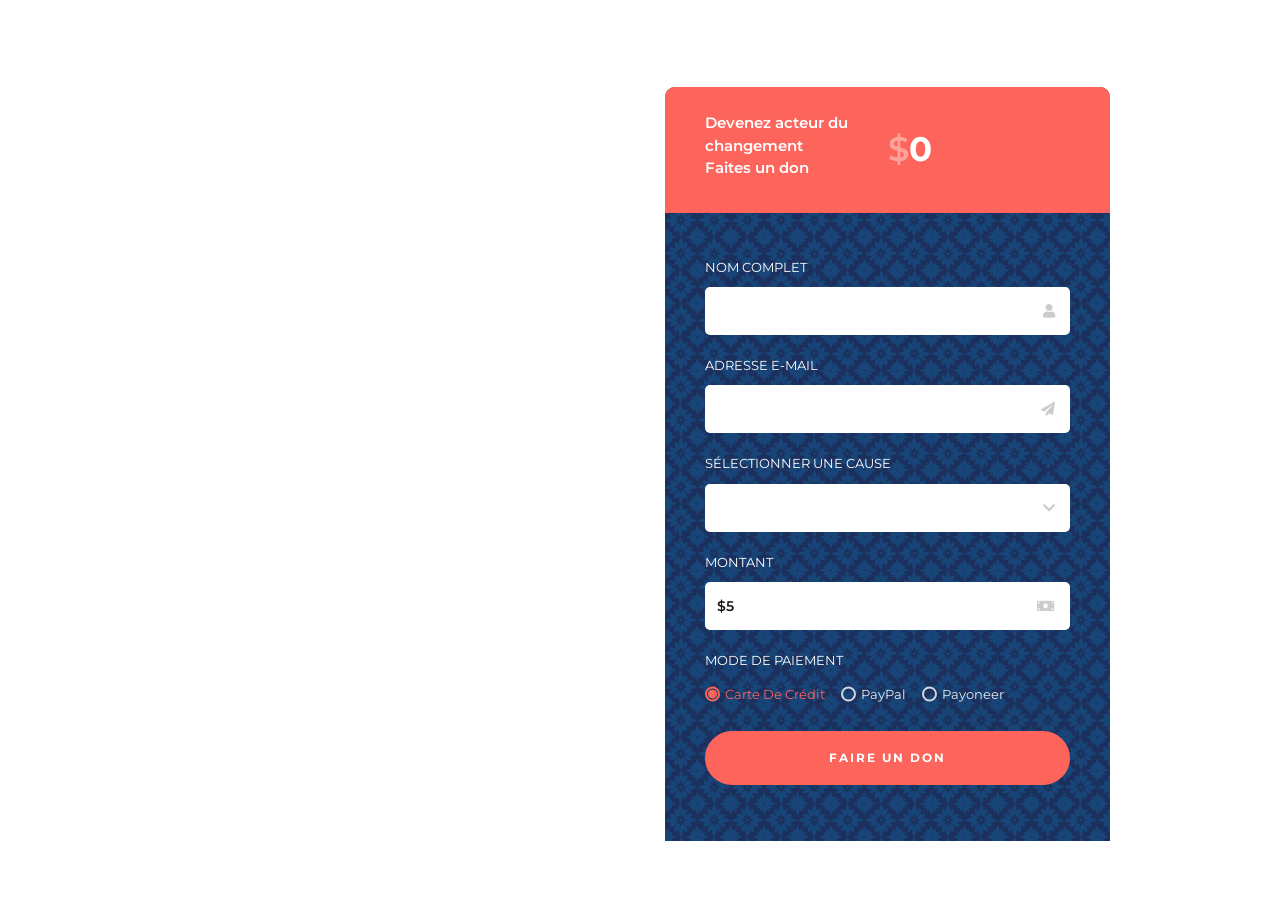
<file: donate.html>
<!DOCTYPE html>
<html lang="en">
<head>
	<meta charset="UTF-8">
	<meta name="viewport" content="width=device-width, initial-scale=1.0">
	
	<link href="https://fonts.googleapis.com/css?family=Montserrat:200,300,400,500,600,700,800&display=swap" rel="stylesheet">

	<link rel="stylesheet" href="https://stackpath.bootstrapcdn.com/font-awesome/4.7.0/css/font-awesome.min.css">
	
	<link rel="stylesheet" href="css/animate.css">
	
	<link rel="stylesheet" href="css/owl.carousel.min.css">
	<link rel="stylesheet" href="css/owl.theme.default.min.css">
	<link rel="stylesheet" href="css/magnific-popup.css">


	<link rel="stylesheet" href="css/bootstrap-datepicker.css">
	<link rel="stylesheet" href="css/jquery.timepicker.css">

	<link rel="stylesheet" href="css/flaticon.css">
	<link rel="stylesheet" href="css/style.css">
	<link rel="stylesheet" href="https://cdnjs.cloudflare.com/ajax/libs/font-awesome/5.15.4/css/all.min.css">
	<title>Donate</title>
</head>
<style>
	.container{
		margin-top: 200px;
		margin-left: 650px;
	}
</style>
<body>
	
 <section class="ftco-appointment ftco-section ftco-no-pt ftco-no-pb img">
	 <div class="container">
		<div class="row">
			<div class="col-md-5 order-md-last d-flex align-items-stretch">
				<div class="donation-wrap">
					<div class="total-donate d-flex align-items-center">
						<span class="fa flaticon-cleaning"></span>
						<h4>Devenez acteur du changement<br>Faites un don</h4>
						<p class="d-flex align-items-center">
							<span>$</span>
							<span class="number" data-number="24781">0</span>
						</p>
						</div>
						<form action="#" class="appointment">
							<div class="row">
								<div class="col-md-12">
									<div class="form-group">
										<label for="name">Nom complet</label>
										<div class="input-wrap">
											<div class="icon"><span class="fa fa-user"></span></div>
											<input type="text" class="form-control" placeholder="">
										</div>
									</div>
								</div>
								<div class="col-md-12">
									<div class="form-group">
										<label for="email">Adresse e-mail</label>
										<div class="input-wrap">
											<div class="icon"><span class="fa fa-paper-plane"></span></div>
											<input type="email" class="form-control" placeholder="">
										</div>
									</div>
								</div>
								<div class="col-md-12">
									<div class="form-group">
										<label for="cause">Sélectionner une cause</label>
										<div class="form-field">
											<div class="select-wrap">
												<div class="icon"><span class="fa fa-chevron-down"></span></div>
												<select name="cause" id="cause" class="form-control">
													<option value=""></option>
													<option value="">Nettoyage de maison</option>
													<option value="">Nettoyage de toiture</option>
													<option value="">Nettoyage d'allée</option>
													<option value="">Nettoyage de gouttière</option>
													<option value="">Nettoyage de patio</option>
													<option value="">Nettoyage de bâtiment</option>
													<option value="">Nettoyage de béton</option>
													<option value="">Nettoyage de trottoir</option>
												</select>
											</div>
										</div>
									</div>
								</div>
								<div class="col-md-12">
									<div class="form-group">
										<label for="amount">Montant</label>
										<div class="input-wrap">
											<div class="icon"><span class="fa fa-money"></span></div>
											<input type="text" class="form-control" placeholder="$5">
										</div>
									</div>
								</div>
								<div class="col-md-12">
									<div class="form-group">
										<label for="payment">Mode de paiement</label>
										<div class="d-lg-flex">
											<div class="form-radio mr-3">
												<div class="radio">
													<label>
														<input type="radio" name="radio-input" checked>
														<span class="checkmark"></span>
														<span class="fill-control-description">Carte de crédit</span>
													</label>
												</div>
											</div>
											<div class="form-radio mr-3">
												<div class="radio">
													<label>
														<input type="radio" name="radio-input">
														<span class="checkmark"></span>
														<span class="fill-control-description">PayPal</span>
													</label>
												</div>
											</div>
											<div class="form-radio">
												<div class="radio">
													<label>
														<input type="radio" name="radio-input">
														<span class="checkmark"></span>
														<span class="fill-control-description">Payoneer</span>
													</label>
												</div>
											</div>
										</div>
									</div>
								</div> 
								<div class="col-md-12">
									<div class="form-group">
										<input type="submit" value="Faire un don" class="btn btn-secondary py-3 px-4">
									</div>
								</div>
							</div>
						</form> 
						</div>
						</div>
						</section>
						
	
</body>
</html>
</file>
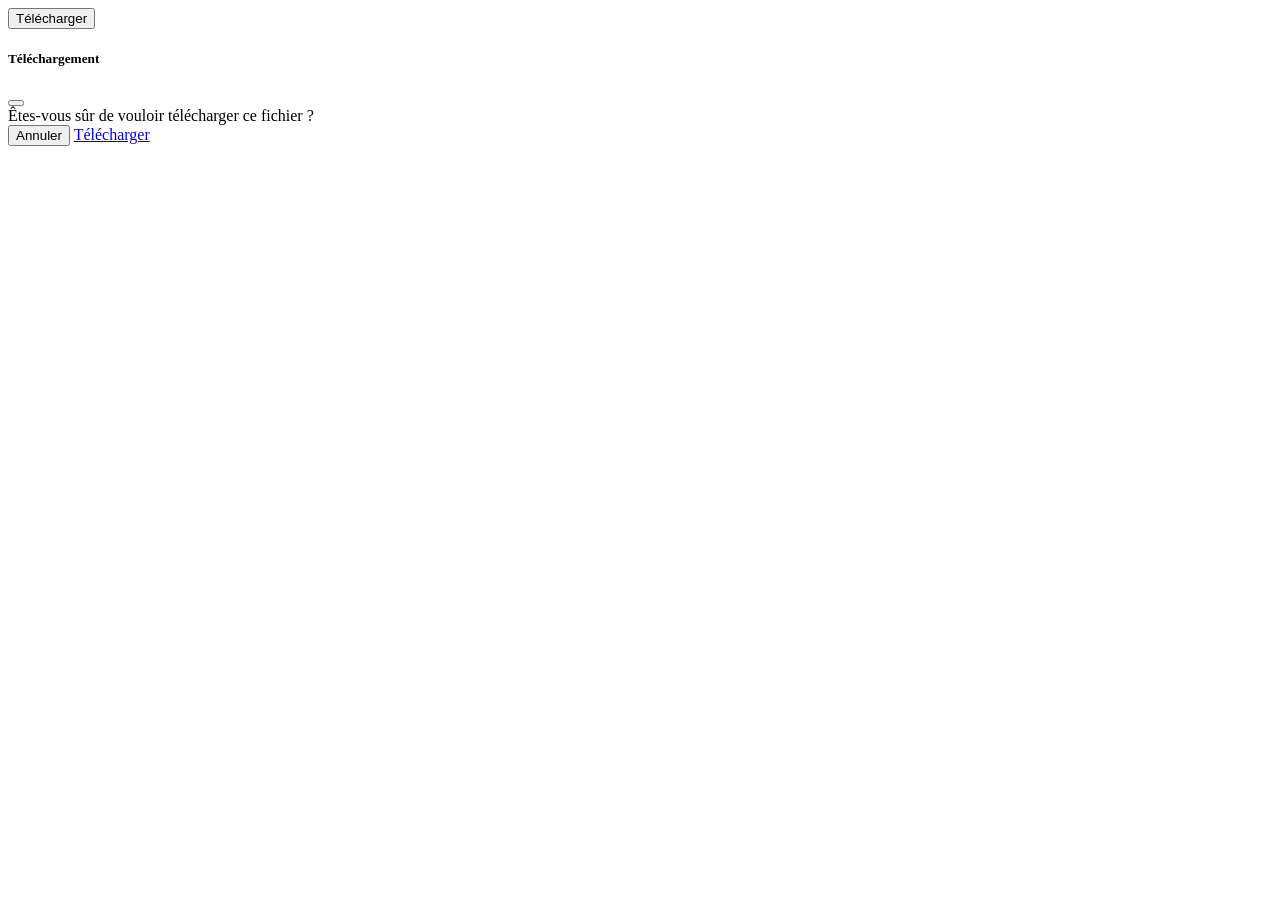
<file: modal.html>
<!-- Bouton pour ouvrir la modal -->
 
<!DOCTYPE html>
<html lang="en">
<head>
    <meta charset="UTF-8">
    <meta name="viewport" content="width=device-width, initial-scale=1.0">
    <title>Document</title>
</head>
<body>
 
<button type="button" class="btn btn-primary" data-bs-toggle="modal" data-bs-target="#downloadModal">  
    Télécharger  
  </button>  
  
  <!-- Modal -->  
  <div class="modal fade" id="downloadModal" tabindex="-1" aria-labelledby="downloadModalLabel" aria-hidden="true">  
    <div class="modal-dialog">  
      <div class="modal-content">  
        <div class="modal-header">  
          <h5 class="modal-title" id="downloadModalLabel">Téléchargement</h5>  
          <button type="button" class="btn-close" data-bs-dismiss="modal" aria-label="Close"></button>  
        </div>  
        <div class="modal-body">  
          Êtes-vous sûr de vouloir télécharger ce fichier ?  
        </div>  
        <div class="modal-footer">  
          <button type="button" class="btn btn-secondary" data-bs-dismiss="modal">Annuler</button>  
          <a href="chemin/vers/votre/fichier.zip" class="btn btn-primary">Télécharger</a>  
        </div>  
      </div>  
    </div>  
  </div>
     
</body>
</html>
</file>
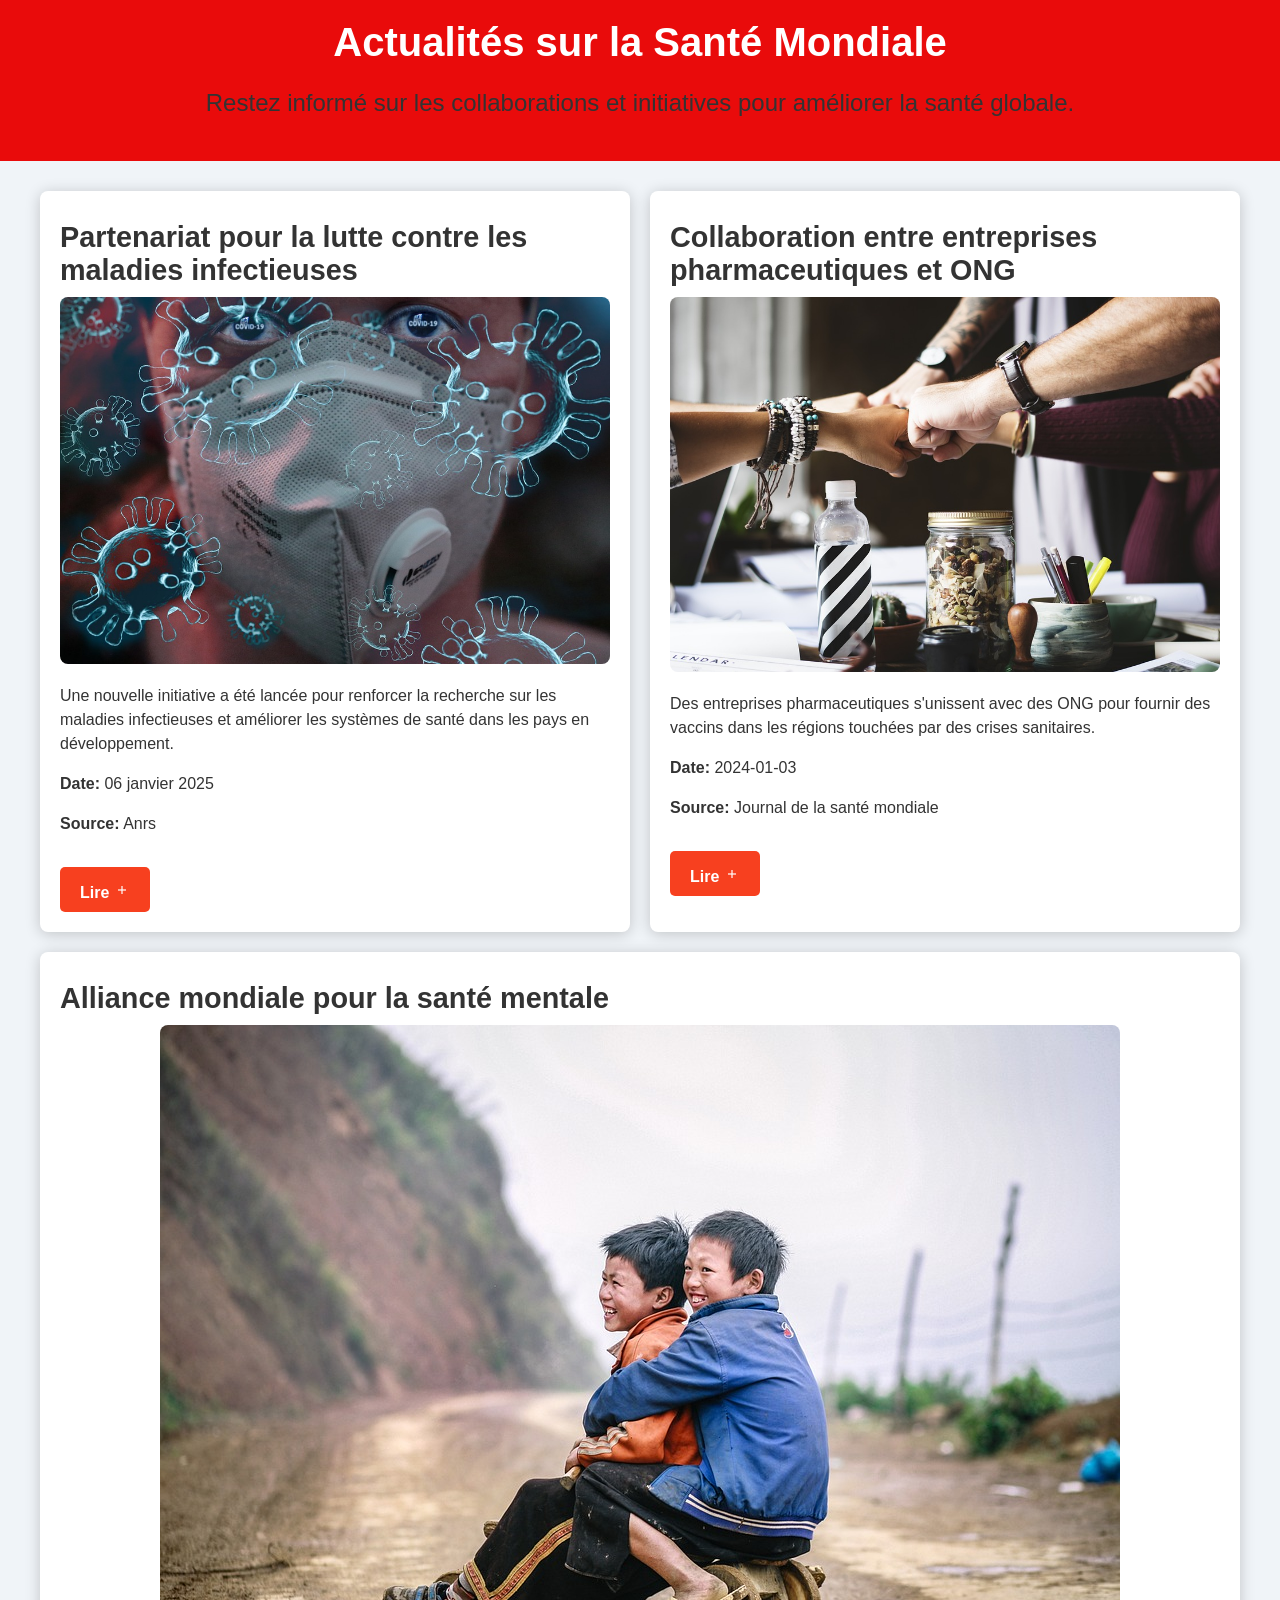
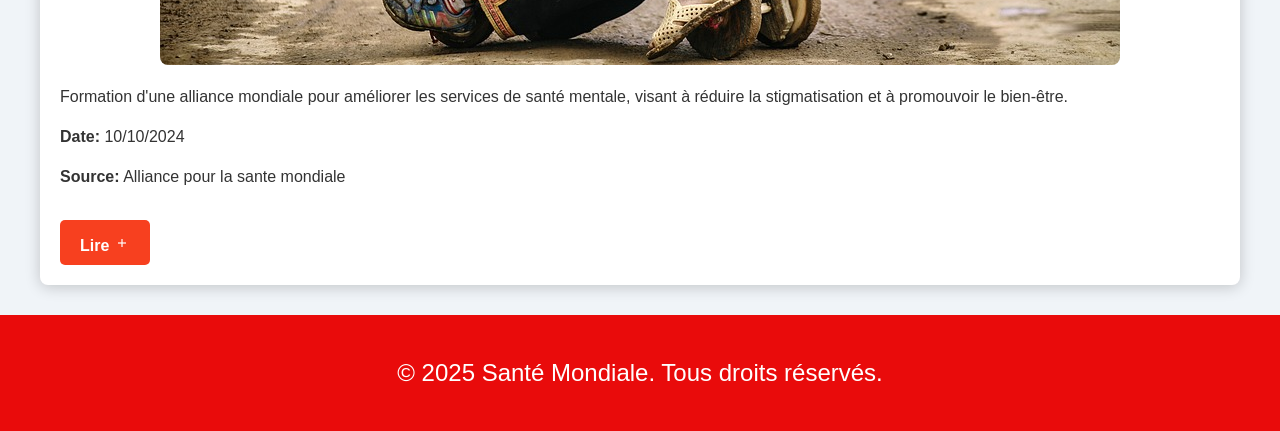
<file: partenaire.html>
<!DOCTYPE html>
<html lang="en">
<head>
    <meta charset="UTF-8">
    <meta name="viewport" content="width=device-width, initial-scale=1.0">
    <link rel="stylesheet" href="https://fonts.googleapis.com/css2?family=Material+Symbols+Outlined:opsz,wght,FILL,GRAD@24,400,0,0&icon_names=add" />
    <title>Document</title>
</head>
<style>
    body {  
    font-family: 'Arial', sans-serif;  
    margin: 0;  
    padding: 0;  
    background-color: #f0f4f8;  
    color: #333;  
}  

header {  
    background-color: #e90b0b;  
    color: white;  
    padding: 20px;  
    text-align: center;  
}  

header h1 {  
    margin: 0;  
    font-size: 2.5em;  
}  


header p {  
    font-size: 1.5em;  
    color:#333
}  
p{
    font-size: 1.5em;  
    color:#333
}
.container {  
    max-width: 1200px;  
    margin: 20px auto;  
    padding: 10px;  
    display: flex;  
    flex-wrap: wrap;  /* Permet d'enrouler les enfants à la ligne suivante */  
    gap: 20px;  /* Espace entre les articles */  
}  

.article {  
    background: white;  
    border-radius: 8px;  
    padding: 20px;  
    flex: 1 1 calc(33% - 40px);  /* Ajuste la taille de l'article à 33% (avec espacement) */  
    box-shadow: 0 2px 15px rgba(0, 0, 0, 0.2);  
    transition: transform 0.2s, box-shadow 0.2s;  
}  

.article:hover {  
    transform: scale(1.03);  
    box-shadow: 0 4px 20px rgba(0, 0, 0, 0.4);  
}  

.article img {  
    max-width: 100%;  
    border-radius: 8px;  
} 
.article:last-child img {  
    margin-left: 100px; /* Valeur de votre choix */  
}  
.article h2 {  
    font-size: 1.8em;  
    margin: 10px 0;  
}  

.article p {  
    font-size: 1em;  
    line-height: 1.5;  
}  

footer {  
    text-align: center;  
    padding: 20px;  
    background-color: #e90b0b;
    color: white;  
}
/* Stylisation spécifique au lien "Lire la suite" */  
.read-more {  
    display: inline-block; /* Pour que le lien se comporte comme un bouton */  
    margin-top: 15px; /* Espacement au-dessus du lien */  
    background-color: #f7401f; /* Couleur de fond */  
    color: white; /* Couleur du texte */  
    padding: 10px 20px; /* Espacement interne : haut/bas, gauche/droite */  
    border-radius: 5px; /* Coins arrondis */  
    text-decoration: none; /* Supprime le soulignement */  
    font-weight: bold; /* Met le texte en gras */  
    font-size: 1em; /* Taille de la police */  
    transition: background-color 0.3s, transform 0.3s; /* Ajoute une transition douce pour le survol */  
}  

/* Effet de survol du lien "Lire la suite" */  
.read-more:hover {  
    background-color: transparent; /* Changement de couleur au survol */  
    color: black;
    transform: scale(1.05); /* Légère augmentation de la taille au survol */  
    box-shadow: 0 4px 10px rgba(0, 0, 0, 0.2); /* Ombre au survol pour un effet de profondeur */  
}
.p{
    color: white;
}

.material-symbols-outlined {
  font-size: 1em;
  margin-top: 5px;

}

</style>
<body>
    
    <header>  
        <h1>Actualités sur la Santé Mondiale</h1>  
        <p>Restez informé sur les collaborations et initiatives pour améliorer la santé globale.</p>  
    </header>  
    <div class="container" id="articles"></div>  
    <footer>  
        <p class="p">&copy; 2025 Santé Mondiale. Tous droits réservés.</p>  
    </footer>  
    <script>
       fetch('actualites.json')  
  .then(response => {  
    if (!response.ok) {  
      throw new Error('Erreur réseau : ' + response.status);  
    }  
    return response.json();  
  })  
  .then(data => {  
    console.log('Contenu du JSON chargé :', data);  
    const articlesContainer = document.getElementById('articles');  
    
    if (data && data.partenaires) {  
      data.partenaires.forEach(article => {  
        const articleElement = document.createElement('div');  
        articleElement.classList.add('article');  
        articleElement.innerHTML = `  
          <h2>${article.titre}</h2>  
          <img src="${article.image}" alt="${article.titre}">  
          <p>${article.description}</p>  
          <p><strong>Date:</strong> ${article.date}</p>  
          <p><strong>Source:</strong> ${article.source}</p>  
          <a href="${article.url}" target="_blank" class="read-more">
             Lire <span class="material-symbols-outlined">add</span> </a>  
        `;  
        articlesContainer.appendChild(articleElement);  
      });  
    } else {  
      console.error('Aucune donnée trouvée pour partenaires');  
    }  
  })  
  .catch(error => console.error('Erreur de chargement des articles:', error));
</script>      

</body>
</html>
</file>
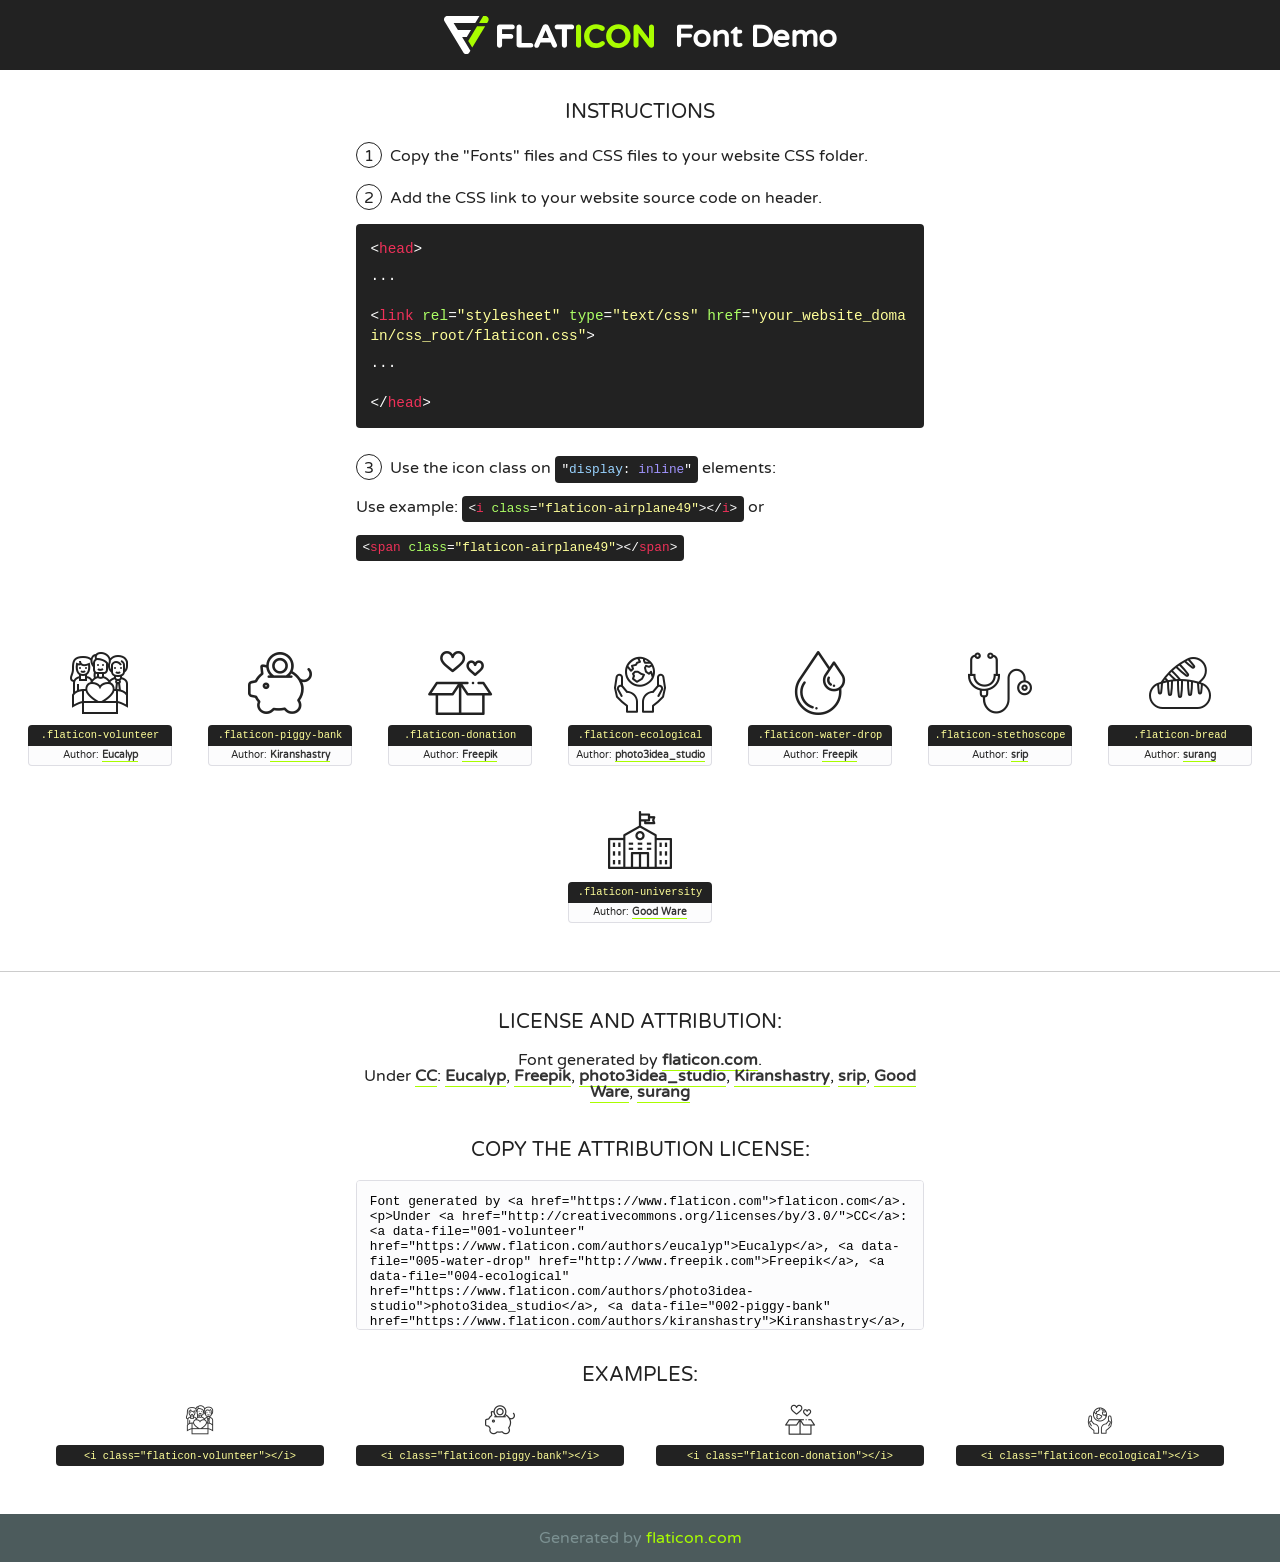
<file: fonts/flaticon/font/flaticon.html>
<!DOCTYPE html>
<!--
  Flaticon icon font: Flaticon
  Creation date: 19/07/2020 09:59
-->
<html>
<!DOCTYPE html>
<html>

<head>
    <title>Flaticon WebFont</title>
    <link href="http://fonts.googleapis.com/css?family=Varela+Round" rel="stylesheet" type="text/css" />
    <link rel="stylesheet" type="text/css" href="flaticon.css">
    <meta charset="UTF-8">
    <style>
    html, body, div, span, applet, object, iframe,
    h1, h2, h3, h4, h5, h6, p, blockquote, pre,
    a, abbr, acronym, address, big, cite, code,
    del, dfn, em, img, ins, kbd, q, s, samp,
    small, strike, strong, sub, sup, tt, var,
    b, u, i, center,
    dl, dt, dd, ol, ul, li,
    fieldset, form, label, legend,
    table, caption, tbody, tfoot, thead, tr, th, td,
    article, aside, canvas, details, embed, 
    figure, figcaption, footer, header, hgroup, 
    menu, nav, output, ruby, section, summary,
    time, mark, audio, video {
        margin: 0;
        padding: 0;
        border: 0;
        font-size: 100%;
        font: inherit;
        vertical-align: baseline;
    }
    /* HTML5 display-role reset for older browsers */
    article, aside, details, figcaption, figure, 
    footer, header, hgroup, menu, nav, section {
        display: block;
    }
    body {
        line-height: 1;
    }
    ol, ul {
        list-style: none;
    }
    blockquote, q {
        quotes: none;
    }
    blockquote:before, blockquote:after,
    q:before, q:after {
        content: '';
        content: none;
    }
    table {
        border-collapse: collapse;
        border-spacing: 0;
    }
    body {
        font-family: 'Varela Round', Helvetica, Arial, sans-serif;
        font-size: 16px;
        color: #222;
    }
    a {
        color: #333;
        border-bottom: 1px solid #a9fd00;
        font-weight: bold;
        text-decoration: none;
    }
    * {
        -moz-box-sizing: border-box;
        -webkit-box-sizing: border-box;
        box-sizing: border-box;
        margin: 0;
        padding: 0;
    }
    [class^="flaticon-"]:before, [class*=" flaticon-"]:before, [class^="flaticon-"]:after, [class*=" flaticon-"]:after {
        font-family: Flaticon;
        font-size: 30px;
        font-style: normal;
        margin-left: 20px;
        color: #333;
    }
    .wrapper {
        max-width: 600px;
        margin: auto;
        padding: 0 1em;
    }
    .title {
        font-size: 1.25em;
        text-align: center;
        margin-bottom: 1em;
        text-transform: uppercase;
    }
    header {
        text-align: center;
        background-color: #222;
        color: #fff;
        padding: 1em;
    }
    header .logo {
        width: 210px;
        height: 38px;
        display: inline-block;
        vertical-align: middle;
        margin-right: 1em;
        border: none;
    }
    header strong {
        font-size: 1.95em;
        font-weight: bold;
        vertical-align: middle;
        margin-top: 5px;
        display: inline-block;
    }
    .demo {
        margin: 2em auto;
        line-height: 1.25em;
    }
    .demo ul li {
        margin-bottom: 1em;
    }
    .demo ul li .num {
        color: #222;
        border-radius: 20px;
        display: inline-block;
        width: 26px;
        padding: 3px;
        height: 26px;
        text-align: center;
        margin-right: 0.5em;
        border: 1px solid #222;
    }
    .demo ul li code {
        background-color: #222;
        border-radius: 4px;
        padding: 0.25em 0.5em;
        display: inline-block;
        color: #fff;
        font-family: Consolas,Monaco,Lucida Console,Liberation Mono,DejaVu Sans Mono,Bitstream Vera Sans Mono,Courier New, monospace;
        font-weight: lighter;
        margin-top: 1em;
        font-size: 0.8em;
        word-break: break-all;
    }
    .demo ul li code.big {
        padding: 1em;
        font-size: 0.9em;
    }
    .demo ul li code .red {
        color: #EF3159;
    }
    .demo ul li code .green {
        color: #ACFF65;
    }
    .demo ul li code .yellow {
        color: #FFFF99;
    }
    .demo ul li code .blue {
        color: #99D3FF;
    }
    .demo ul li code .purple {
        color: #A295FF;
    }
    .demo ul li code .dots {
        margin-top: 0.5em;
        display: block;
    }
    #glyphs {
        border-bottom: 1px solid #ccc;
        padding: 2em 0;
        text-align: center;
    }
    .glyph {
        display: inline-block;
        width: 9em;
        margin: 1em;
        text-align: center;
        vertical-align: top;
        background: #FFF;
    }
    .glyph .glyph-icon {
        padding: 10px;
        display: block;
        font-family:"Flaticon";
        font-size: 64px;
        line-height: 1;
    }
    .glyph .glyph-icon:before {
        font-size: 64px;
        color: #222;
        margin-left: 0;
    }
    .class-name {
        font-size: 0.65em;
        background-color: #222;
        color: #fff;
        border-radius: 4px 4px 0 0;
        padding: 0.5em;
        color: #FFFF99;
        font-family: Consolas,Monaco,Lucida Console,Liberation Mono,DejaVu Sans Mono,Bitstream Vera Sans Mono,Courier New, monospace;
    }
    .author-name {
        font-size: 0.6em;
        background-color: #fcfcfd;
        border: 1px solid #DEDEE4;
        border-top: 0;
        border-radius: 0 0 4px 4px;
        padding: 0.5em;
    }
    .class-name:last-child {
        font-size: 10px;
        color:#888;
    }
    .class-name:last-child a {
        font-size: 10px;
        color:#555;
    }
    .class-name:last-child a:hover {
        color:#a9fd00;
    }
    .glyph > input {
        display: block;
        width: 100px;
        margin: 5px auto;
        text-align: center;
        font-size: 12px;
        cursor: text;
    }
    .glyph > input.icon-input {
        font-family:"Flaticon";
        font-size: 16px;
        margin-bottom: 10px;
    }
    .attribution .title {
        margin-top: 2em;
    }
    .attribution textarea {
        background-color: #fcfcfd;
        padding: 1em;
        border: none;
        box-shadow: none;
        border: 1px solid #DEDEE4;
        border-radius: 4px;
        resize: none;
        width: 100%;
        height: 150px;
        font-size: 0.8em;
        font-family: Consolas,Monaco,Lucida Console,Liberation Mono,DejaVu Sans Mono,Bitstream Vera Sans Mono,Courier New, monospace;
        -webkit-appearance: none;
    }
    .iconsuse {
        margin: 2em auto;
        text-align: center;
        max-width: 1200px;
    }
    .iconsuse:after {
        content: '';
        display: table;
        clear: both;
    }
    .iconsuse .image {
        float: left;
        width: 25%;
        padding: 0 1em;
    }
    .iconsuse .image p {
        margin-bottom: 1em;
    }
    .iconsuse .image span {
        display: block;
        font-size: 0.65em;
        background-color: #222;
        color: #fff;
        border-radius: 4px;
        padding: 0.5em;
        color: #FFFF99;
        margin-top: 1em;
        font-family: Consolas,Monaco,Lucida Console,Liberation Mono,DejaVu Sans Mono,Bitstream Vera Sans Mono,Courier New, monospace;
    }
    #footer {
        text-align: center;
        background-color: #4C5B5C;
        color: #7c9192;
        padding: 1em;
    }
    #footer a {
        border: none;
        color: #a9fd00;
        font-weight: normal;
    }
    @media (max-width: 960px) {
        .iconsuse .image {
            width: 50%;
        }
    }
    @media (max-width: 560px) {
        .iconsuse .image {
            width: 100%;
        }
    }
    </style>
</head>

<body class="characters-off">

    <header>
        <a href="https://www.flaticon.com" target="_blank" class="logo">
            <svg version="1.1" xmlns="http://www.w3.org/2000/svg" xmlns:xlink="http://www.w3.org/1999/xlink" xmlns:a="http://ns.adobe.com/AdobeSVGViewerExtensions/3.0/" viewBox="0 0 560.875 102.036" enable-background="new 0 0 560.875 102.036" xml:space="preserve">
                <defs>
                </defs>
                <g>
                    <g class="letters">
                        <path fill="#ffffff" d="M141.596,29.675c0-3.777,2.985-6.767,6.764-6.767h34.438c3.426,0,6.15,2.728,6.15,6.15
                        c0,3.43-2.724,6.149-6.15,6.149h-27.674v13.091h23.719c3.429,0,6.151,2.724,6.151,6.15c0,3.43-2.723,6.149-6.151,6.149h-23.719
                        v17.574c0,3.773-2.986,6.761-6.764,6.761c-3.779,0-6.764-2.989-6.764-6.761V29.675z"></path>
                        <path fill="#ffffff" d="M193.844,29.149c0-3.781,2.985-6.767,6.764-6.767c3.776,0,6.763,2.985,6.763,6.767v42.957h25.039
                        c3.426,0,6.149,2.726,6.149,6.153c0,3.425-2.723,6.15-6.149,6.15h-31.802c-3.779,0-6.764-2.986-6.764-6.768V29.149z"></path>
                        <path fill="#ffffff" d="M241.891,75.71l21.438-48.407c1.492-3.341,4.215-5.357,7.906-5.357h0.792
                        c3.686,0,6.323,2.017,7.815,5.357l21.439,48.407c0.436,0.967,0.701,1.845,0.701,2.723c0,3.602-2.809,6.501-6.414,6.501
                        c-3.161,0-5.269-1.845-6.499-4.655l-4.132-9.661h-27.059l-4.301,10.102c-1.144,2.631-3.426,4.214-6.237,4.214
                        c-3.517,0-6.24-2.81-6.24-6.325C241.1,77.64,241.451,76.677,241.891,75.71z M279.932,58.666l-8.521-20.297l-8.526,20.297H279.932
                        z"></path>
                        <path fill="#ffffff" d="M314.864,35.387H301.86c-3.429,0-6.239-2.813-6.239-6.238c0-3.429,2.811-6.24,6.239-6.24h39.533
                        c3.426,0,6.237,2.811,6.237,6.24c0,3.425-2.811,6.238-6.237,6.238h-13.001v42.785c0,3.773-2.99,6.761-6.764,6.761
                        c-3.779,0-6.764-2.989-6.764-6.761V35.387z"></path>
                        <path fill="#A9FD00" d="M352.615,29.149c0-3.781,2.985-6.767,6.767-6.767c3.774,0,6.761,2.985,6.761,6.767v49.024
                        c0,3.773-2.987,6.761-6.761,6.761c-3.781,0-6.767-2.989-6.767-6.761V29.149z"></path>
                        <path fill="#A9FD00" d="M374.132,53.836v-0.179c0-17.481,13.178-31.801,32.065-31.801c9.22,0,15.459,2.458,20.557,6.238
                        c1.402,1.054,2.637,2.985,2.637,5.357c0,3.692-2.985,6.59-6.681,6.59c-1.845,0-3.071-0.702-4.044-1.319
                        c-3.776-2.813-7.729-4.393-12.562-4.393c-10.364,0-17.831,8.611-17.831,19.154v0.173c0,10.542,7.291,19.329,17.831,19.329
                        c5.715,0,9.492-1.756,13.359-4.834c1.049-0.874,2.458-1.491,4.039-1.491c3.429,0,6.325,2.813,6.325,6.236
                        c0,2.106-1.056,3.78-2.282,4.834c-5.539,4.834-12.036,7.733-21.878,7.733C387.572,85.464,374.132,71.493,374.132,53.836z"></path>
                        <path fill="#A9FD00" d="M433.009,53.836v-0.179c0-17.481,13.79-31.801,32.766-31.801c18.981,0,32.592,14.143,32.592,31.628v0.173
                        c0,17.483-13.785,31.807-32.769,31.807C446.625,85.464,433.009,71.32,433.009,53.836z M484.224,53.836v-0.179
                        c0-10.539-7.725-19.326-18.626-19.326c-10.893,0-18.449,8.611-18.449,19.154v0.173c0,10.542,7.73,19.329,18.626,19.329
                        C476.676,72.986,484.224,64.378,484.224,53.836z"></path>
                        <path fill="#A9FD00" d="M506.233,29.321c0-3.774,2.99-6.763,6.767-6.763h1.401c3.252,0,5.183,1.583,7.029,3.953l26.093,34.265
                        V29.059c0-3.692,2.99-6.677,6.681-6.677c3.683,0,6.671,2.985,6.671,6.677v48.934c0,3.78-2.987,6.765-6.764,6.765h-0.436
                        c-3.257,0-5.188-1.581-7.034-3.953l-27.056-35.492v32.944c0,3.687-2.985,6.676-6.678,6.676c-3.683,0-6.673-2.989-6.673-6.676
                        V29.321z"></path>
                    </g>
                    <g class="insignia">
                        <path fill="#ffffff" d="M48.372,56.137h12.517l11.156-18.537H37.186L25.688,18.539h57.825L94.668,0H9.271
                        C5.925,0,2.842,1.801,1.198,4.716c-1.644,2.907-1.593,6.482,0.134,9.343l50.38,83.501c1.678,2.781,4.689,4.476,7.938,4.476
                        c3.246,0,6.257-1.695,7.935-4.476l2.898-4.804L48.372,56.137z"></path>
                        <g class="i">
                            <path fill="#A9FD00" d="M93.575,18.539h0.031v0.004l21.652,0.004l2.705-4.488c1.727-2.861,1.778-6.436,0.133-9.343
                            C116.454,1.801,113.371,0,110.026,0h-5.294L93.575,18.539z"></path>
                            <polygon fill="#A9FD00" points="88.291,27.356 64.725,66.486 75.519,84.404 109.942,27.356"></polygon>
                        </g>
                    </g>
                </g>
            </svg>
        </a>
        <strong>Font Demo</strong>
    </header>


    <section class="demo wrapper">

        <p class="title">Instructions</p>

        <ul>
            <li>
                <span class="num">1</span>Copy the "Fonts" files and CSS files to your website CSS folder.
            </li>
            <li>
                <span class="num">2</span>Add the CSS link to your website source code on header.
                <code class="big">
                    &lt;<span class="red">head</span>&gt;
                    <br/><span class="dots">...</span>
                    <br/>&lt;<span class="red">link</span> <span class="green">rel</span>=<span class="yellow">"stylesheet"</span> <span class="green">type</span>=<span class="yellow">"text/css"</span> <span class="green">href</span>=<span class="yellow">"your_website_domain/css_root/flaticon.css"</span>&gt;
                    <br/><span class="dots">...</span>
                    <br/>&lt;/<span class="red">head</span>&gt;
                </code>
            </li>

            <li>
                <p>
                    <span class="num">3</span>Use the icon class on <code>"<span class="blue">display</span>:<span class="purple"> inline</span>"</code> elements:
                    <br />
                    Use example: <code>&lt;<span class="red">i</span> <span class="green">class</span>=<span class="yellow">&quot;flaticon-airplane49&quot;</span>&gt;&lt;/<span class="red">i</span>&gt;</code> or <code>&lt;<span class="red">span</span> <span class="green">class</span>=<span class="yellow">&quot;flaticon-airplane49&quot;</span>&gt;&lt;/<span class="red">span</span>&gt;</code>
            </li>
        </ul>

    </section>




   <section id="glyphs">          
    
      
        <div class="glyph"><div class="glyph-icon flaticon-volunteer"></div>
            <div class="class-name">.flaticon-volunteer</div>
            <div class="author-name">Author: <a data-file="001-volunteer" href="https://www.flaticon.com/authors/eucalyp">Eucalyp</a> </div> 
        </div>        
        
        <div class="glyph"><div class="glyph-icon flaticon-piggy-bank"></div>
            <div class="class-name">.flaticon-piggy-bank</div>
            <div class="author-name">Author: <a data-file="002-piggy-bank" href="https://www.flaticon.com/authors/kiranshastry">Kiranshastry</a> </div> 
        </div>        
        
        <div class="glyph"><div class="glyph-icon flaticon-donation"></div>
            <div class="class-name">.flaticon-donation</div>
            <div class="author-name">Author: <a data-file="003-donation" href="http://www.freepik.com">Freepik</a> </div> 
        </div>        
        
        <div class="glyph"><div class="glyph-icon flaticon-ecological"></div>
            <div class="class-name">.flaticon-ecological</div>
            <div class="author-name">Author: <a data-file="004-ecological" href="https://www.flaticon.com/authors/photo3idea-studio">photo3idea_studio</a> </div> 
        </div>        
        
        <div class="glyph"><div class="glyph-icon flaticon-water-drop"></div>
            <div class="class-name">.flaticon-water-drop</div>
            <div class="author-name">Author: <a data-file="005-water-drop" href="http://www.freepik.com">Freepik</a> </div> 
        </div>        
        
        <div class="glyph"><div class="glyph-icon flaticon-stethoscope"></div>
            <div class="class-name">.flaticon-stethoscope</div>
            <div class="author-name">Author: <a data-file="006-stethoscope" href="https://www.flaticon.com/authors/srip">srip</a> </div> 
        </div>        
        
        <div class="glyph"><div class="glyph-icon flaticon-bread"></div>
            <div class="class-name">.flaticon-bread</div>
            <div class="author-name">Author: <a data-file="007-bread" href="https://www.flaticon.com/authors/surang">surang</a> </div> 
        </div>        
        
        <div class="glyph"><div class="glyph-icon flaticon-university"></div>
            <div class="class-name">.flaticon-university</div>
            <div class="author-name">Author: <a data-file="008-university" href="https://www.flaticon.com/authors/good-ware">Good Ware</a> </div> 
        </div>        
        

    </section>



    <section class="attribution wrapper"   style="text-align:center;">

      <div class="title">License and attribution:</div><div class="attrDiv">Font generated by <a href="https://www.flaticon.com">flaticon.com</a>. <div><p>Under <a href="http://creativecommons.org/licenses/by/3.0/">CC</a>: <a data-file="001-volunteer" href="https://www.flaticon.com/authors/eucalyp">Eucalyp</a>, <a data-file="005-water-drop" href="http://www.freepik.com">Freepik</a>, <a data-file="004-ecological" href="https://www.flaticon.com/authors/photo3idea-studio">photo3idea_studio</a>, <a data-file="002-piggy-bank" href="https://www.flaticon.com/authors/kiranshastry">Kiranshastry</a>, <a data-file="006-stethoscope" href="https://www.flaticon.com/authors/srip">srip</a>, <a data-file="008-university" href="https://www.flaticon.com/authors/good-ware">Good Ware</a>, <a data-file="007-bread" href="https://www.flaticon.com/authors/surang">surang</a></p>  </div>
      </div>
      <div class="title">Copy the Attribution License:</div>

    <textarea onclick="this.focus();this.select();">Font generated by &lt;a href=&quot;https://www.flaticon.com&quot;&gt;flaticon.com&lt;/a&gt;. <p>Under <a href="http://creativecommons.org/licenses/by/3.0/">CC</a>: <a data-file="001-volunteer" href="https://www.flaticon.com/authors/eucalyp">Eucalyp</a>, <a data-file="005-water-drop" href="http://www.freepik.com">Freepik</a>, <a data-file="004-ecological" href="https://www.flaticon.com/authors/photo3idea-studio">photo3idea_studio</a>, <a data-file="002-piggy-bank" href="https://www.flaticon.com/authors/kiranshastry">Kiranshastry</a>, <a data-file="006-stethoscope" href="https://www.flaticon.com/authors/srip">srip</a>, <a data-file="008-university" href="https://www.flaticon.com/authors/good-ware">Good Ware</a>, <a data-file="007-bread" href="https://www.flaticon.com/authors/surang">surang</a></p>  
     </textarea>

    </section>

    <section class="iconsuse">

          <div class="title">Examples:</div>            
             
            <div class="image">
                <p>
                    <i class="glyph-icon flaticon-volunteer"></i> 
                    <span>&lt;i class=&quot;flaticon-volunteer&quot;&gt;&lt;/i&gt;</span>
                </p>
            </div>
            
            <div class="image">
                <p>
                    <i class="glyph-icon flaticon-piggy-bank"></i> 
                    <span>&lt;i class=&quot;flaticon-piggy-bank&quot;&gt;&lt;/i&gt;</span>
                </p>
            </div>
            
            <div class="image">
                <p>
                    <i class="glyph-icon flaticon-donation"></i> 
                    <span>&lt;i class=&quot;flaticon-donation&quot;&gt;&lt;/i&gt;</span>
                </p>
            </div>
            
            <div class="image">
                <p>
                    <i class="glyph-icon flaticon-ecological"></i> 
                    <span>&lt;i class=&quot;flaticon-ecological&quot;&gt;&lt;/i&gt;</span>
                </p>
            </div>
                       
        </div>
                            
    </section>

<div id="footer">
    <div>Generated by <a href="https://www.flaticon.com">flaticon.com</a>
    </div>
</div>



</body>
</html>
</file>
<file: css/flaticon.css>
/*
  	Flaticon icon font: Flaticon
  	Creation date: 14/06/2020 10:52
  	*/


@font-face {
  font-family: "Flaticon";
  src: url("../fonts/flaticon/font/Flaticon.eot");
  src: url("../fonts/flaticon/font/Flaticon.eot?#iefix") format("embedded-opentype"),
       url("../fonts/flaticon/font/Flaticon.woff") format("woff"),
       url("../fonts/flaticon/font/Flaticon.ttf") format("truetype"),
       url("../fonts/flaticon/font/Flaticon.svg#Flaticon") format("svg");
  font-weight: normal;
  font-style: normal;
}

@media screen and (-webkit-min-device-pixel-ratio:0) {
  @font-face {
    font-family: "Flaticon";
    src: url("../fonts/flaticon/font/Flaticon.svg#Flaticon") format("svg");
  }
}

[class^="flaticon-"]:before, [class*=" flaticon-"]:before,
[class^="flaticon-"]:after, [class*=" flaticon-"]:after {   
  font-family: Flaticon;
  font-style: normal;
  font-weight: normal;
  font-variant: normal;
  text-transform: none;
  line-height: 1;

  /* Better Font Rendering =========== */
  -webkit-font-smoothing: antialiased;
  -moz-osx-font-smoothing: grayscale;
}

.flaticon-volunteer:before { content: "\f100"; }
.flaticon-piggy-bank:before { content: "\f101"; }
.flaticon-donation:before { content: "\f102"; }
.flaticon-ecological:before { content: "\f103"; }
.flaticon-water-drop:before { content: "\f104"; }
.flaticon-stethoscope:before { content: "\f105"; }
.flaticon-bread:before { content: "\f106"; }
.flaticon-university:before { content: "\f107"; }
</file>
<file: fonts/flaticon/font/flaticon.css>
/*
  	Flaticon icon font: Flaticon
  	Creation date: 19/07/2020 09:59
  	*/

@font-face {
  font-family: "Flaticon";
  src: url("./Flaticon.eot");
  src: url("./Flaticon.eot?#iefix") format("embedded-opentype"),
       url("./Flaticon.woff2") format("woff2"),
       url("./Flaticon.woff") format("woff"),
       url("./Flaticon.ttf") format("truetype"),
       url("./Flaticon.svg#Flaticon") format("svg");
  font-weight: normal;
  font-style: normal;
}

@media screen and (-webkit-min-device-pixel-ratio:0) {
  @font-face {
    font-family: "Flaticon";
    src: url("./Flaticon.svg#Flaticon") format("svg");
  }
}

[class^="flaticon-"]:before, [class*=" flaticon-"]:before,
[class^="flaticon-"]:after, [class*=" flaticon-"]:after {   
  font-family: Flaticon;
        font-size: 20px;
font-style: normal;
margin-left: 20px;
}

.flaticon-volunteer:before { content: "\f100"; }
.flaticon-piggy-bank:before { content: "\f101"; }
.flaticon-donation:before { content: "\f102"; }
.flaticon-ecological:before { content: "\f103"; }
.flaticon-water-drop:before { content: "\f104"; }
.flaticon-stethoscope:before { content: "\f105"; }
.flaticon-bread:before { content: "\f106"; }
.flaticon-university:before { content: "\f107"; }
</file>
